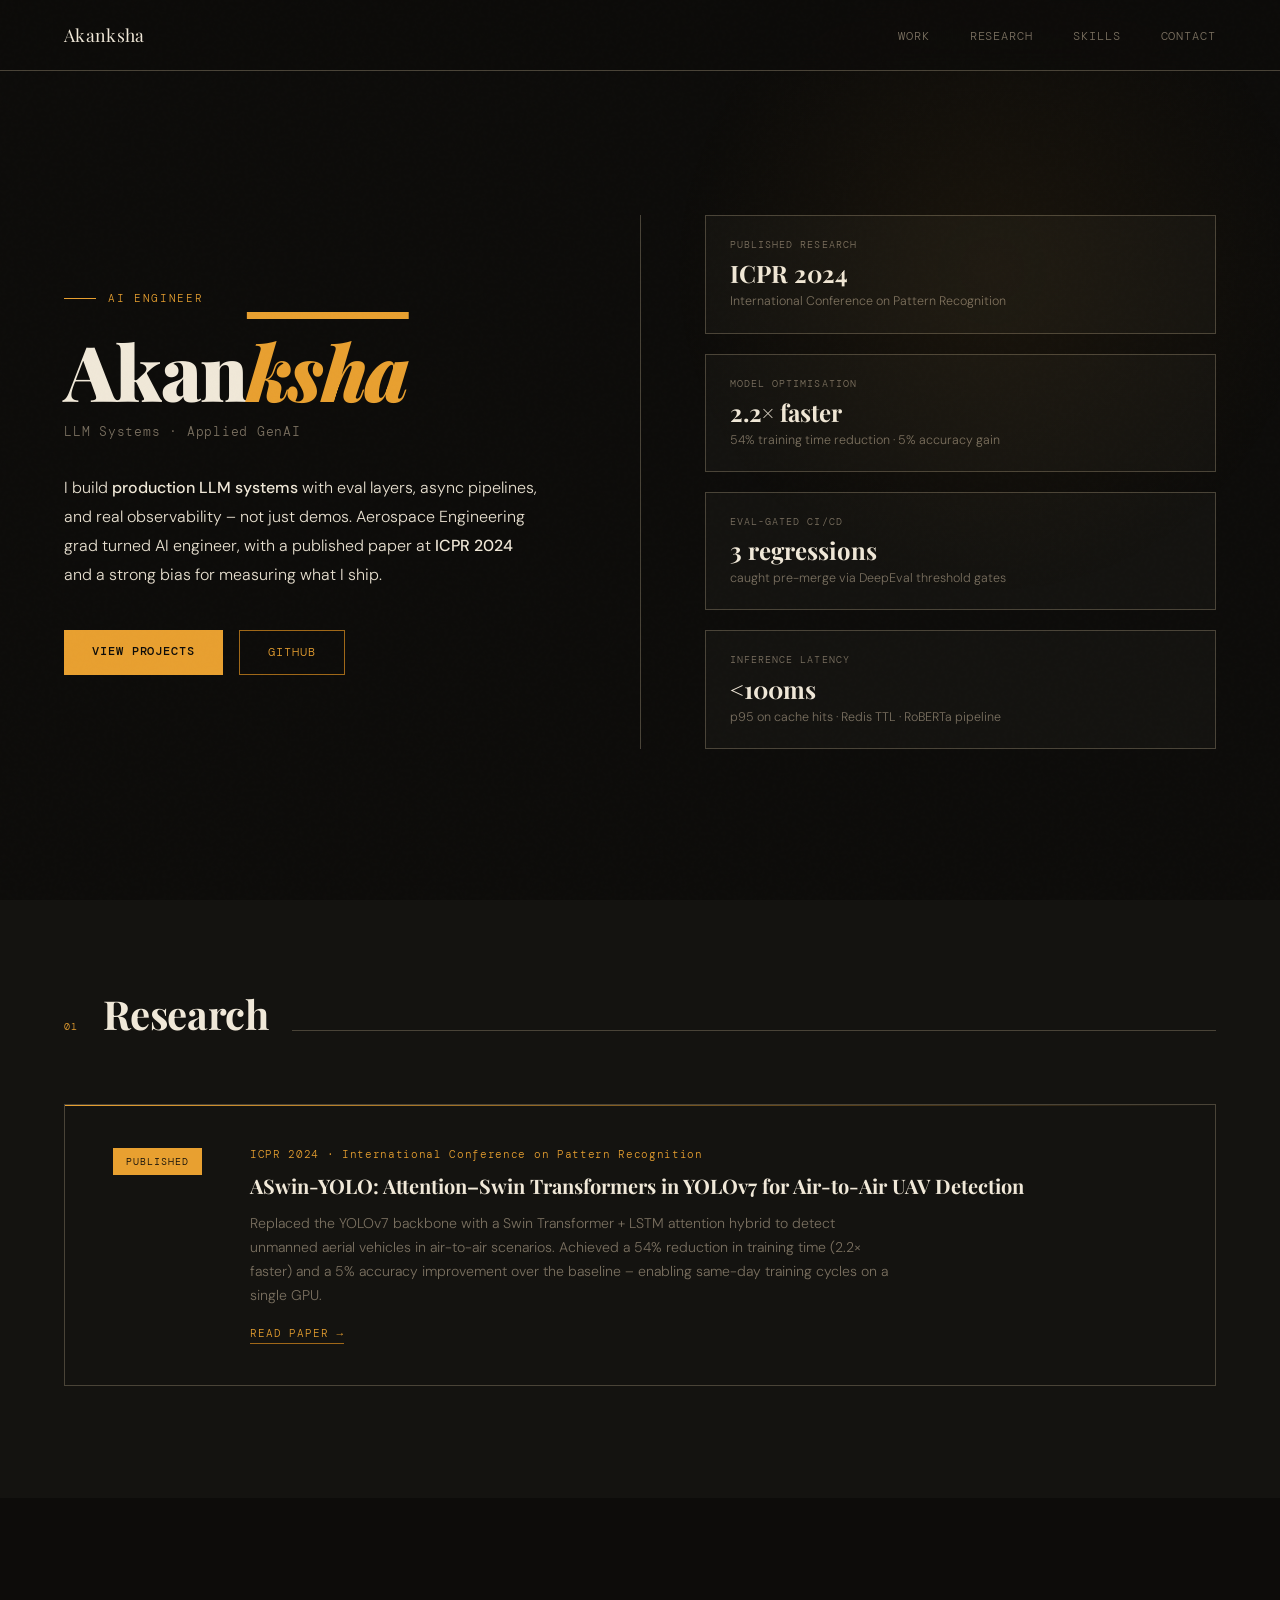
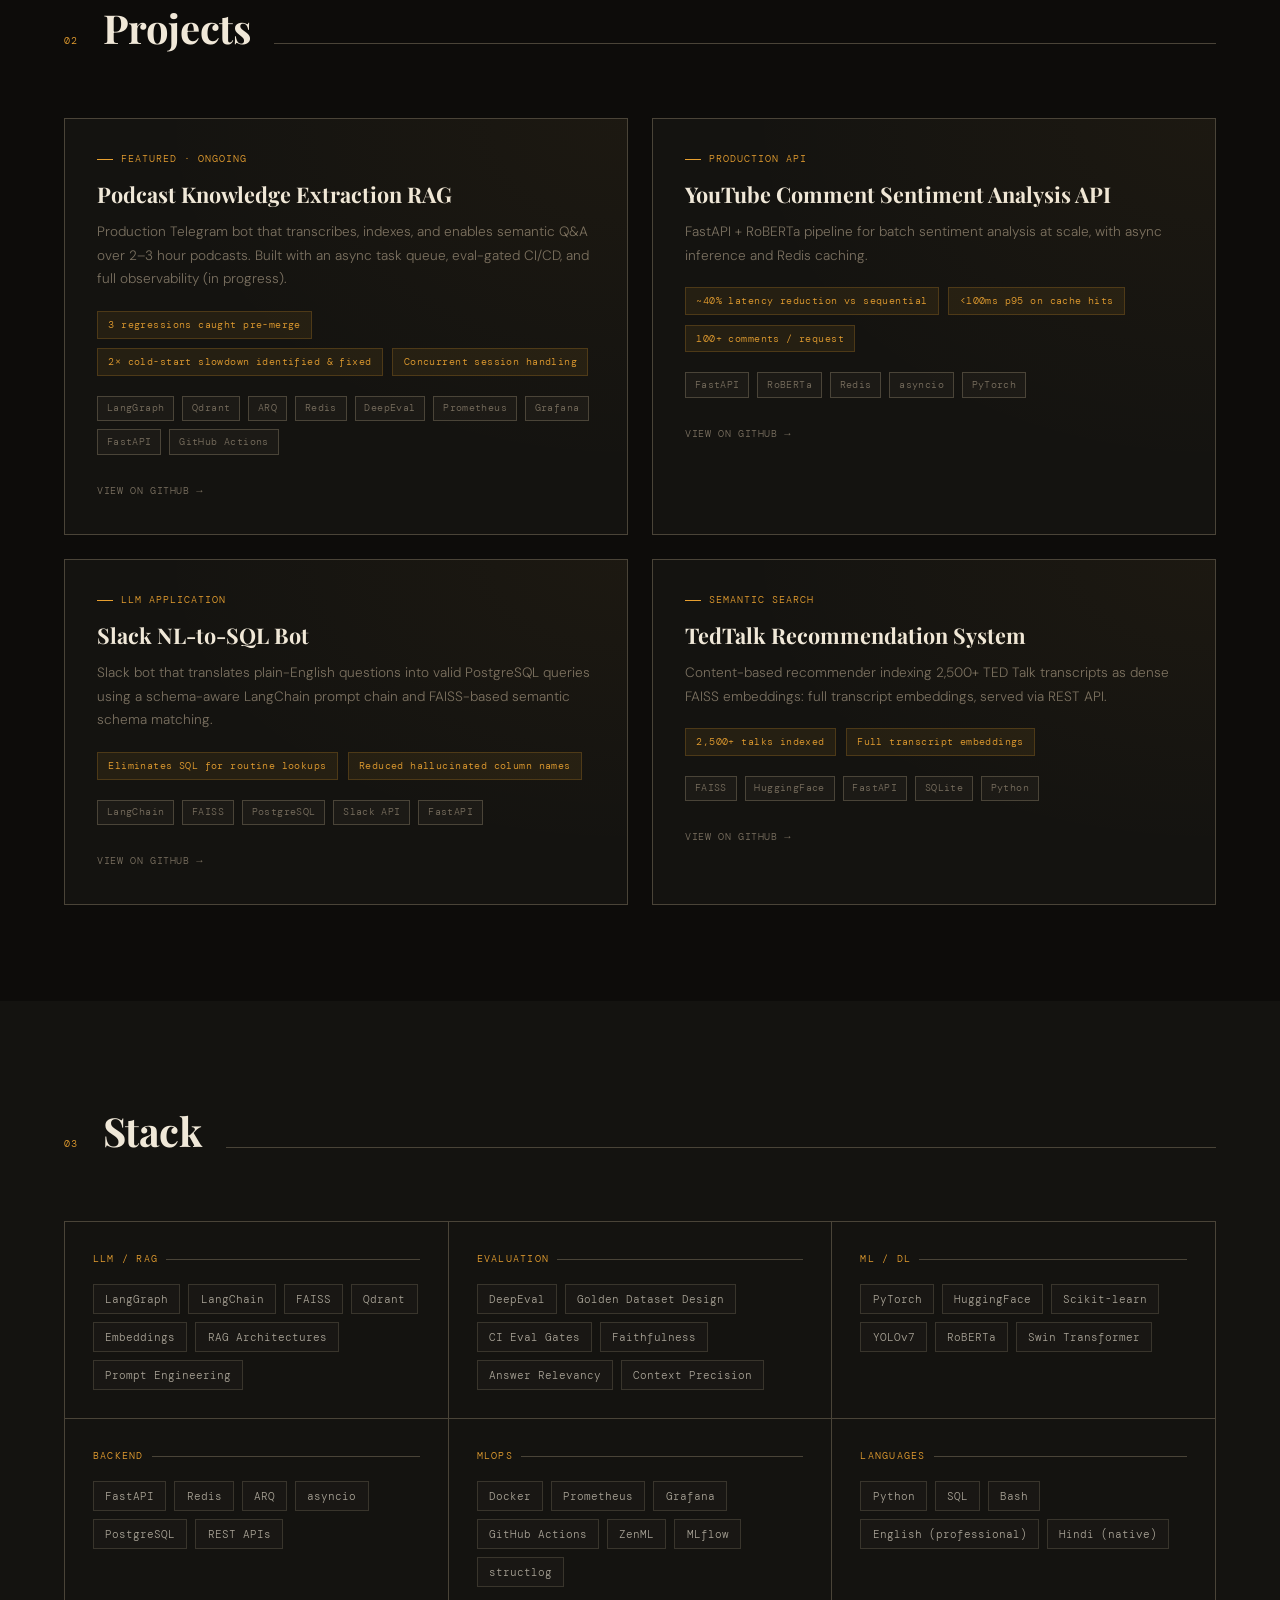
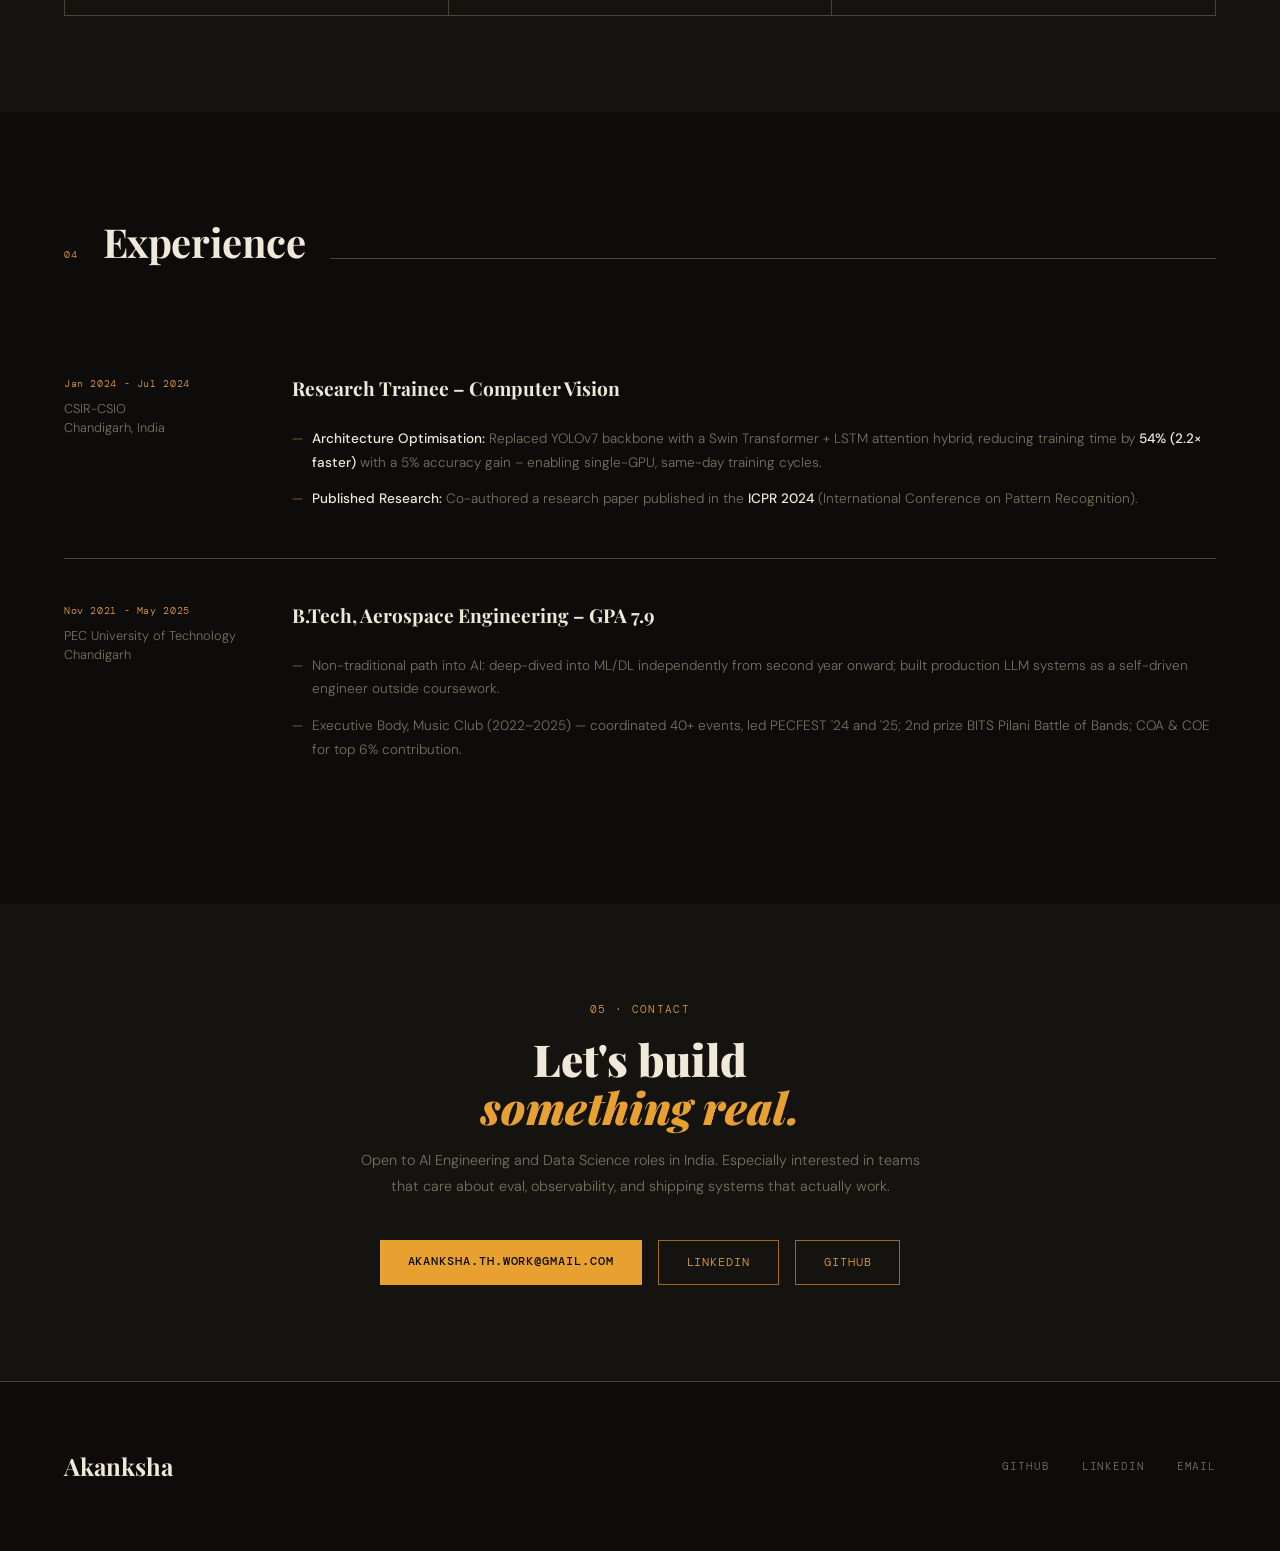
<file: index.html>
<!DOCTYPE html>
<html lang="en">
<head>
<meta charset="UTF-8"/>
<meta name="viewport" content="width=device-width, initial-scale=1.0"/>
<title>Akanksha – AI/ML Engineer</title>
<link rel="preconnect" href="https://fonts.googleapis.com"/>
<link rel="preconnect" href="https://fonts.gstatic.com" crossorigin/>
<link href="https://fonts.googleapis.com/css2?family=Playfair+Display:ital,wght@0,700;0,900;1,700&family=DM+Mono:wght@300;400;500&family=DM+Sans:wght@300;400;500&display=swap" rel="stylesheet"/>
<style>
  :root {
    --bg: #0d0c0a;
    --bg2: #141310;
    --bg3: #1c1a16;
    --amber: #e8a030;
    --amber-dim: #a06818;
    --amber-glow: rgba(232,160,48,0.08);
    --cream: #f0e8d8;
    --muted: #7a7060;
    --muted2: #4a4438;
    --text: #e8e0d0;
    --serif: 'Playfair Display', Georgia, serif;
    --mono: 'DM Mono', monospace;
    --sans: 'DM Sans', sans-serif;
  }

  *, *::before, *::after { box-sizing: border-box; margin: 0; padding: 0; }

  html { scroll-behavior: smooth; }

  body {
    background: var(--bg);
    color: var(--text);
    font-family: var(--sans);
    font-weight: 300;
    line-height: 1.7;
    overflow-x: hidden;
  }

  /* grain overlay */
  body::before {
    content: '';
    position: fixed;
    inset: 0;
    background-image: url("data:image/svg+xml,%3Csvg viewBox='0 0 256 256' xmlns='http://www.w3.org/2000/svg'%3E%3Cfilter id='noise'%3E%3CfeTurbulence type='fractalNoise' baseFrequency='0.9' numOctaves='4' stitchTiles='stitch'/%3E%3C/filter%3E%3Crect width='100%25' height='100%25' filter='url(%23noise)' opacity='0.04'/%3E%3C/svg%3E");
    pointer-events: none;
    z-index: 1000;
    opacity: 0.35;
  }

  /* NAV */
  nav {
    position: fixed;
    top: 0; left: 0; right: 0;
    z-index: 100;
    display: flex;
    align-items: center;
    justify-content: space-between;
    padding: 1.25rem 4rem;
    background: rgba(13,12,10,0.85);
    backdrop-filter: blur(12px);
    border-bottom: 0.5px solid var(--muted2);
  }

  .nav-logo {
    font-family: var(--serif);
    font-size: 1.1rem;
    color: var(--cream);
    text-decoration: none;
    letter-spacing: 0.02em;
  }

  .nav-links { display: flex; gap: 2.5rem; list-style: none; }
  .nav-links a {
    font-family: var(--mono);
    font-size: 0.72rem;
    color: var(--muted);
    text-decoration: none;
    letter-spacing: 0.08em;
    text-transform: uppercase;
    transition: color 0.2s;
  }
  .nav-links a:hover { color: var(--amber); }

  /* HERO */
  .hero {
    min-height: 100vh;
    display: grid;
    grid-template-columns: 1fr 1fr;
    align-items: center;
    padding: 8rem 4rem 4rem;
    position: relative;
    overflow: hidden;
  }

  .hero::after {
    content: '';
    position: absolute;
    top: -10%;
    right: -5%;
    width: 55%;
    height: 80%;
    background: radial-gradient(ellipse at center, rgba(232,160,48,0.06) 0%, transparent 65%);
    pointer-events: none;
  }

  .hero-left { padding-right: 4rem; }

  .hero-eyebrow {
    font-family: var(--mono);
    font-size: 0.7rem;
    color: var(--amber);
    letter-spacing: 0.15em;
    text-transform: uppercase;
    margin-bottom: 1.5rem;
    display: flex;
    align-items: center;
    gap: 0.75rem;
  }
  .hero-eyebrow::before {
    content: '';
    display: block;
    width: 2rem;
    height: 1px;
    background: var(--amber);
  }

  .hero-name {
    font-family: var(--serif);
    font-size: clamp(3.5rem, 6vw, 5.5rem);
    font-weight: 900;
    color: var(--cream);
    line-height: 1.0;
    margin-bottom: 0.25rem;
    letter-spacing: -0.02em;
  }

  .hero-name em {
    font-style: italic;
    text-decoration: overline;
    color: var(--amber);
  }

  .hero-title {
    font-family: var(--mono);
    font-size: 0.8rem;
    color: var(--muted);
    letter-spacing: 0.06em;
    margin-bottom: 2rem;
    padding-top: 0.5rem;
  }

  .hero-bio {
    font-size: 1rem;
    color: var(--text);
    opacity: 0.75;
    max-width: 480px;
    margin-bottom: 2.5rem;
    line-height: 1.8;
  }

  .hero-bio strong { color: var(--cream); font-weight: 500; opacity: 1; }

  .hero-actions { display: flex; gap: 1rem; flex-wrap: wrap; }

  .btn-primary {
    font-family: var(--mono);
    font-size: 0.72rem;
    letter-spacing: 0.08em;
    text-transform: uppercase;
    padding: 0.75rem 1.75rem;
    background: var(--amber);
    color: var(--bg);
    border: none;
    text-decoration: none;
    cursor: pointer;
    transition: all 0.2s;
    font-weight: 500;
  }
  .btn-primary:hover { background: var(--cream); }

  .btn-ghost {
    font-family: var(--mono);
    font-size: 0.72rem;
    letter-spacing: 0.08em;
    text-transform: uppercase;
    padding: 0.75rem 1.75rem;
    background: transparent;
    color: var(--amber);
    border: 0.5px solid var(--amber-dim);
    text-decoration: none;
    cursor: pointer;
    transition: all 0.2s;
  }
  .btn-ghost:hover { border-color: var(--amber); background: var(--amber-glow); }

  /* hero right: stat block */
  .hero-right {
    display: flex;
    flex-direction: column;
    gap: 1.25rem;
    border-left: 0.5px solid var(--muted2);
    padding-left: 4rem;
  }

  .stat-card {
    background: var(--bg2);
    border: 0.5px solid var(--muted2);
    padding: 1.25rem 1.5rem;
    position: relative;
    overflow: hidden;
    transition: border-color 0.2s;
  }
  .stat-card:hover { border-color: var(--amber-dim); }
  .stat-card::before {
    content: '';
    position: absolute;
    left: 0; top: 0; bottom: 0;
    width: 2px;
    background: var(--amber);
    opacity: 0;
    transition: opacity 0.2s;
  }
  .stat-card:hover::before { opacity: 1; }

  .stat-label {
    font-family: var(--mono);
    font-size: 0.65rem;
    color: var(--muted);
    letter-spacing: 0.1em;
    text-transform: uppercase;
    margin-bottom: 0.35rem;
  }
  .stat-value {
    font-family: var(--serif);
    font-size: 1.5rem;
    color: var(--cream);
    font-weight: 700;
    line-height: 1.2;
  }
  .stat-sub {
    font-size: 0.78rem;
    color: var(--muted);
    margin-top: 0.2rem;
  }

  /* SECTION SHARED */
  section { padding: 6rem 4rem; }

  .section-header {
    display: flex;
    align-items: baseline;
    gap: 1.5rem;
    margin-bottom: 3.5rem;
  }
  .section-num {
    font-family: var(--mono);
    font-size: 0.65rem;
    color: var(--amber);
    letter-spacing: 0.12em;
  }
  .section-title {
    font-family: var(--serif);
    font-size: 2.5rem;
    font-weight: 700;
    color: var(--cream);
    letter-spacing: -0.01em;
  }
  .section-line {
    flex: 1;
    height: 0.5px;
    background: var(--muted2);
    margin-bottom: 0.35rem;
  }

  /* PAPER SPOTLIGHT */
  .paper-spotlight {
    background: var(--bg2);
    border: 0.5px solid var(--muted2);
    padding: 2.5rem 3rem;
    display: grid;
    grid-template-columns: auto 1fr;
    gap: 3rem;
    align-items: start;
    position: relative;
    overflow: hidden;
    margin-bottom: 2rem;
  }
  .paper-spotlight::before {
    content: '';
    position: absolute;
    top: 0; left: 0; right: 0;
    height: 1px;
    background: linear-gradient(90deg, var(--amber), transparent);
  }
  .paper-badge {
    font-family: var(--mono);
    font-size: 0.65rem;
    letter-spacing: 0.1em;
    text-transform: uppercase;
    color: var(--bg);
    background: var(--amber);
    padding: 0.3rem 0.8rem;
    white-space: nowrap;
    margin-top: 0.2rem;
  }
  .paper-venue {
    font-family: var(--mono);
    font-size: 0.7rem;
    color: var(--amber);
    letter-spacing: 0.06em;
    margin-bottom: 0.5rem;
  }
  .paper-title {
    font-family: var(--serif);
    font-size: 1.25rem;
    color: var(--cream);
    font-weight: 700;
    margin-bottom: 0.75rem;
    line-height: 1.4;
  }
  .paper-desc {
    font-size: 0.88rem;
    color: var(--muted);
    line-height: 1.7;
    max-width: 640px;
  }
  .paper-link {
    display: inline-block;
    margin-top: 1rem;
    font-family: var(--mono);
    font-size: 0.68rem;
    color: var(--amber);
    text-decoration: none;
    letter-spacing: 0.08em;
    text-transform: uppercase;
    border-bottom: 0.5px solid var(--amber-dim);
    padding-bottom: 1px;
    transition: border-color 0.2s;
  }
  .paper-link:hover { border-color: var(--amber); }

  /* PROJECTS GRID */
  .projects-grid {
    display: grid;
    grid-template-columns: repeat(2, 1fr);
    gap: 1.5rem;
  }

  .project-card {
    background: var(--bg2);
    border: 0.5px solid var(--muted2);
    padding: 2rem;
    position: relative;
    overflow: hidden;
    transition: border-color 0.25s, transform 0.25s;
    text-decoration: none;
    display: block;
    cursor: pointer;
  }
  .project-card:hover {
    border-color: var(--amber-dim);
    transform: translateY(-2px);
  }
  .project-card::after {
    content: '';
    position: absolute;
    inset: 0;
    background: radial-gradient(ellipse at top right, rgba(232,160,48,0.04), transparent 60%);
    pointer-events: none;
  }

  .project-card.featured {
    grid-column: span 2;
    display: grid;
    grid-template-columns: 1fr 1fr;
    gap: 2rem;
    align-items: start;
  }

  .card-tag {
    font-family: var(--mono);
    font-size: 0.62rem;
    color: var(--amber);
    letter-spacing: 0.1em;
    text-transform: uppercase;
    margin-bottom: 0.75rem;
    display: flex;
    align-items: center;
    gap: 0.5rem;
  }
  .card-tag::before {
    content: '';
    width: 1rem;
    height: 1px;
    background: var(--amber);
  }

  .card-title {
    font-family: var(--serif);
    font-size: 1.35rem;
    color: var(--cream);
    font-weight: 700;
    margin-bottom: 0.75rem;
    line-height: 1.3;
  }

  .card-desc {
    font-size: 0.85rem;
    color: var(--muted);
    line-height: 1.75;
    margin-bottom: 1.25rem;
  }

  .card-metrics {
    display: flex;
    flex-wrap: wrap;
    gap: 0.6rem;
    margin-bottom: 1.25rem;
  }
  .metric {
    font-family: var(--mono);
    font-size: 0.65rem;
    color: var(--amber);
    background: rgba(232,160,48,0.08);
    border: 0.5px solid rgba(232,160,48,0.2);
    padding: 0.25rem 0.65rem;
    letter-spacing: 0.04em;
  }

  .card-stack {
    display: flex;
    flex-wrap: wrap;
    gap: 0.5rem;
    margin-bottom: 1.25rem;
  }
  .stack-tag {
    font-family: var(--mono);
    font-size: 0.62rem;
    color: var(--muted);
    background: var(--bg3);
    border: 0.5px solid var(--muted2);
    padding: 0.2rem 0.55rem;
    letter-spacing: 0.04em;
  }

  .card-link {
    font-family: var(--mono);
    font-size: 0.65rem;
    color: var(--muted);
    text-decoration: none;
    letter-spacing: 0.06em;
    text-transform: uppercase;
    display: inline-flex;
    align-items: center;
    gap: 0.4rem;
    transition: color 0.2s;
  }
  .card-link:hover { color: var(--amber); }
  .card-link::after { content: '→'; }

  /* featured card bullet list */
  .card-bullets { list-style: none; padding: 0; }
  .card-bullets li {
    font-size: 0.83rem;
    color: var(--muted);
    line-height: 1.75;
    padding: 0.5rem 0;
    border-bottom: 0.5px solid var(--muted2);
    display: grid;
    grid-template-columns: auto 1fr;
    gap: 0.75rem;
    align-items: start;
  }
  .card-bullets li:last-child { border-bottom: none; }
  .bullet-label {
    font-family: var(--mono);
    font-size: 0.65rem;
    color: var(--amber);
    letter-spacing: 0.06em;
    white-space: nowrap;
    padding-top: 0.15rem;
  }

  /* SKILLS */
  .skills-grid {
    display: grid;
    grid-template-columns: repeat(3, 1fr);
    gap: 1px;
    background: var(--muted2);
    border: 0.5px solid var(--muted2);
  }
  .skill-group {
    background: var(--bg2);
    padding: 1.75rem;
  }
  .skill-group-label {
    font-family: var(--mono);
    font-size: 0.65rem;
    color: var(--amber);
    letter-spacing: 0.12em;
    text-transform: uppercase;
    margin-bottom: 1rem;
    display: flex;
    align-items: center;
    gap: 0.5rem;
  }
  .skill-group-label::after {
    content: '';
    flex: 1;
    height: 0.5px;
    background: var(--muted2);
  }
  .skill-items { display: flex; flex-wrap: wrap; gap: 0.5rem; }
  .skill-item {
    font-family: var(--mono);
    font-size: 0.68rem;
    color: var(--text);
    opacity: 0.7;
    background: var(--bg3);
    border: 0.5px solid var(--muted2);
    padding: 0.3rem 0.7rem;
    transition: all 0.15s;
  }
  .skill-item:hover { opacity: 1; border-color: var(--amber-dim); color: var(--cream); }

  /* EXPERIENCE */
  .exp-entry {
    display: grid;
    grid-template-columns: 180px 1fr;
    gap: 3rem;
    padding: 2.5rem 0;
    border-bottom: 0.5px solid var(--muted2);
  }
  .exp-entry:first-child { padding-top: 0; }
  .exp-entry:last-child { border-bottom: none; }
  .exp-meta { padding-top: 0.2rem; }
  .exp-period {
    font-family: var(--mono);
    font-size: 0.65rem;
    color: var(--amber);
    letter-spacing: 0.06em;
    margin-bottom: 0.4rem;
  }
  .exp-org {
    font-size: 0.8rem;
    color: var(--muted);
    line-height: 1.5;
  }
  .exp-role {
    font-family: var(--serif);
    font-size: 1.2rem;
    color: var(--cream);
    font-weight: 700;
    margin-bottom: 1rem;
  }
  .exp-bullets { list-style: none; }
  .exp-bullets li {
    font-size: 0.85rem;
    color: var(--muted);
    line-height: 1.75;
    padding: 0.4rem 0 0.4rem 1.25rem;
    position: relative;
  }
  .exp-bullets li::before {
    content: '—';
    position: absolute;
    left: 0;
    color: var(--amber-dim);
  }
  .exp-bullets strong { color: var(--cream); font-weight: 500; }

  /* FOOTER */
  footer {
    padding: 4rem;
    border-top: 0.5px solid var(--muted2);
    display: flex;
    align-items: center;
    justify-content: space-between;
  }
  .footer-name {
    font-family: var(--serif);
    font-size: 1.5rem;
    color: var(--cream);
    font-weight: 700;
  }
  .footer-links { display: flex; gap: 2rem; }
  .footer-links a {
    font-family: var(--mono);
    font-size: 0.68rem;
    color: var(--muted);
    text-decoration: none;
    letter-spacing: 0.08em;
    text-transform: uppercase;
    transition: color 0.2s;
  }
  .footer-links a:hover { color: var(--amber); }

  /* ANIMATIONS */
  @keyframes fadeUp {
    from { opacity: 0; transform: translateY(24px); }
    to   { opacity: 1; transform: translateY(0); }
  }
  .fade-up { opacity: 0; animation: fadeUp 0.7s ease forwards; }
  .delay-1 { animation-delay: 0.1s; }
  .delay-2 { animation-delay: 0.25s; }
  .delay-3 { animation-delay: 0.4s; }
  .delay-4 { animation-delay: 0.55s; }
  .delay-5 { animation-delay: 0.7s; }

  /* RESPONSIVE */
  @media (max-width: 900px) {
    nav { padding: 1rem 1.5rem; }
    .nav-links { gap: 1.5rem; }
    .hero { grid-template-columns: 1fr; padding: 7rem 1.5rem 3rem; }
    .hero-left { padding-right: 0; margin-bottom: 3rem; }
    .hero-right { border-left: none; border-top: 0.5px solid var(--muted2); padding-left: 0; padding-top: 2rem; }
    section { padding: 4rem 1.5rem; }
    .projects-grid { grid-template-columns: 1fr; }
    .project-card.featured { grid-column: span 1; grid-template-columns: 1fr; }
    .skills-grid { grid-template-columns: 1fr; }
    .exp-entry { grid-template-columns: 1fr; gap: 0.75rem; }
    footer { flex-direction: column; gap: 1.5rem; padding: 2.5rem 1.5rem; }
    .paper-spotlight { grid-template-columns: 1fr; gap: 1rem; padding: 1.5rem; }
  }
</style>
</head>
<body>

<nav>
  <a href="#" class="nav-logo">Akanksha</a>
  <ul class="nav-links">
    <li><a href="#work">Work</a></li>
    <li><a href="#research">Research</a></li>
    <li><a href="#skills">Skills</a></li>
    <li><a href="#contact">Contact</a></li>
  </ul>
</nav>

<!-- HERO -->
<section class="hero" id="home">
  <div class="hero-left">
    <div class="hero-eyebrow fade-up delay-1">AI Engineer</div>
    <h1 class="hero-name fade-up delay-2">Akan<em>ksha</em></h1>
    <p class="hero-title fade-up delay-2">LLM Systems · Applied GenAI <!--· Eval-first Engineering --></p>
    <p class="hero-bio fade-up delay-3">
      I build <strong>production LLM systems</strong> with eval layers, async pipelines, and real observability – not just demos. Aerospace Engineering grad turned AI engineer, with a published paper at <strong>ICPR 2024</strong> and a strong bias for measuring what I ship.
    </p>
    <div class="hero-actions fade-up delay-4">
      <a href="#work" class="btn-primary">View Projects</a>
      <a href="https://github.com/akanksha-th" target="_blank" class="btn-ghost">GitHub</a>
    </div>
  </div>

  <div class="hero-right fade-up delay-3">
    <div class="stat-card">
      <div class="stat-label">Published Research</div>
      <div class="stat-value">ICPR 2024</div>
      <div class="stat-sub">International Conference on Pattern Recognition</div>
    </div>
    <div class="stat-card">
      <div class="stat-label">Model Optimisation</div>
      <div class="stat-value">2.2× faster</div>
      <div class="stat-sub">54% training time reduction · 5% accuracy gain</div>
    </div>
    <div class="stat-card">
      <div class="stat-label">Eval-gated CI/CD</div>
      <div class="stat-value">3 regressions</div>
      <div class="stat-sub">caught pre-merge via DeepEval threshold gates</div>
    </div>
    <div class="stat-card">
      <div class="stat-label">Inference Latency</div>
      <div class="stat-value">&lt;100ms</div>
      <div class="stat-sub">p95 on cache hits · Redis TTL · RoBERTa pipeline</div>
    </div>
  </div>
</section>

<!-- RESEARCH -->
<section id="research" style="background: var(--bg2); padding-top: 5rem; padding-bottom: 5rem;">
  <div class="section-header">
    <span class="section-num">01</span>
    <h2 class="section-title">Research</h2>
    <div class="section-line"></div>
  </div>

  <div class="paper-spotlight">
    <span class="paper-badge">Published</span>
    <div>
      <div class="paper-venue">ICPR 2024 · International Conference on Pattern Recognition</div>
      <div class="paper-title">ASwin-YOLO: Attention–Swin Transformers in YOLOv7 for Air-to-Air UAV Detection</div>
      <p class="paper-desc">
        Replaced the YOLOv7 backbone with a Swin Transformer + LSTM attention hybrid to detect unmanned aerial vehicles in air-to-air scenarios. Achieved a 54% reduction in training time (2.2× faster) and a 5% accuracy improvement over the baseline – enabling same-day training cycles on a single GPU.
      </p>
      <a href="https://link.springer.com/chapter/10.1007/978-3-031-78166-7_21" target="_blank" class="paper-link">Read Paper →</a>
    </div>
  </div>
</section>

<!-- PROJECTS -->
<section id="work">
  <div class="section-header">
    <span class="section-num">02</span>
    <h2 class="section-title">Projects</h2>
    <div class="section-line"></div>
  </div>

  <div class="projects-grid">

    <!-- FEATURED: Podcast RAG -->
    <!-- <div class="project-card featured"> -->
    <div class="project-card">
      <div>
        <div class="card-tag">Featured · Ongoing</div>
        <h3 class="card-title">Podcast Knowledge Extraction RAG</h3>
        <p class="card-desc">Production Telegram bot that transcribes, indexes, and enables semantic Q&A over 2–3 hour podcasts. Built with an async task queue, eval-gated CI/CD, and full observability (in progress).</p>
        <div class="card-metrics">
          <span class="metric">3 regressions caught pre-merge</span>
          <span class="metric">2× cold-start slowdown identified & fixed</span>
          <span class="metric">Concurrent session handling</span>
        </div>
        <div class="card-stack">
          <span class="stack-tag">LangGraph</span>
          <span class="stack-tag">Qdrant</span>
          <span class="stack-tag">ARQ</span>
          <span class="stack-tag">Redis</span>
          <span class="stack-tag">DeepEval</span>
          <span class="stack-tag">Prometheus</span>
          <span class="stack-tag">Grafana</span>
          <span class="stack-tag">FastAPI</span>
          <span class="stack-tag">GitHub Actions</span>
        </div>
        <a href="https://github.com/akanksha-th/podcast_fact_extractor_rag" target="_blank" class="card-link">View on GitHub</a>
      </div>
      <!-- <ul class="card-bullets">
        <li>
          <span class="bullet-label">Async Ingestion</span>
          <span>ARQ + Redis task queue processes podcast audio in the background, supporting concurrent sessions without blocking the bot interface.</span>
        </li>
        <li>
          <span class="bullet-label">Eval Layer</span>
          <span>DeepEval golden dataset across faithfulness, answer relevancy, and context precision. CI/CD merges gated on threshold scores — catching 3 prompt regressions pre-merge.</span>
        </li>
        <li>
          <span class="bullet-label">Observability</span>
          <span>Prometheus + Grafana expose p95 retrieval latency and query throughput. Identified and fixed a 2× slowdown in chunk embedding on cold start.</span>
        </li>
      </ul> -->
    </div>

    <!-- Sentiment API -->
    <div class="project-card">
      <div class="card-tag">Production API</div>
      <h3 class="card-title">YouTube Comment Sentiment Analysis API</h3>
      <p class="card-desc">FastAPI + RoBERTa pipeline for batch sentiment analysis at scale, with async inference and Redis caching.</p>
      <div class="card-metrics">
        <span class="metric">~40% latency reduction vs sequential</span>
        <span class="metric">&lt;100ms p95 on cache hits</span>
        <span class="metric">100+ comments / request</span>
      </div>
      <div class="card-stack">
        <span class="stack-tag">FastAPI</span>
        <span class="stack-tag">RoBERTa</span>
        <span class="stack-tag">Redis</span>
        <span class="stack-tag">asyncio</span>
        <span class="stack-tag">PyTorch</span>
      </div>
      <a href="https://github.com/akanksha-th" target="_blank" class="card-link">View on GitHub</a>
    </div>

    <!-- Slack NL-to-SQL -->
    <div class="project-card">
      <div class="card-tag">LLM Application</div>
      <h3 class="card-title">Slack NL-to-SQL Bot</h3>
      <p class="card-desc">Slack bot that translates plain-English questions into valid PostgreSQL queries using a schema-aware LangChain prompt chain and FAISS-based semantic schema matching.</p>
      <div class="card-metrics">
        <span class="metric">Eliminates SQL for routine lookups</span>
        <span class="metric">Reduced hallucinated column names</span>
      </div>
      <div class="card-stack">
        <span class="stack-tag">LangChain</span>
        <span class="stack-tag">FAISS</span>
        <span class="stack-tag">PostgreSQL</span>
        <span class="stack-tag">Slack API</span>
        <span class="stack-tag">FastAPI</span>
      </div>
      <a href="https://github.com/akanksha-th" target="_blank" class="card-link">View on GitHub</a>
    </div>

    <!-- TedTalk -->
    <div class="project-card">
      <div class="card-tag">Semantic Search</div>
      <h3 class="card-title">TedTalk Recommendation System</h3>
      <p class="card-desc">Content-based recommender indexing 2,500+ TED Talk transcripts as dense FAISS embeddings: full transcript embeddings, served via REST API.</p>
      <div class="card-metrics">
        <span class="metric">2,500+ talks indexed</span>
        <span class="metric">Full transcript embeddings</span>
      </div>
      <div class="card-stack">
        <span class="stack-tag">FAISS</span>
        <span class="stack-tag">HuggingFace</span>
        <span class="stack-tag">FastAPI</span>
        <span class="stack-tag">SQLite</span>
        <span class="stack-tag">Python</span>
      </div>
      <a href="https://github.com/akanksha-th/TedTalk-Recommendation-System" target="_blank" class="card-link">View on GitHub</a>
    </div>

  </div>
</section>

<!-- SKILLS -->
<section id="skills" style="background: var(--bg2);">
  <div class="section-header">
    <span class="section-num">03</span>
    <h2 class="section-title">Stack</h2>
    <div class="section-line"></div>
  </div>

  <div class="skills-grid">
    <div class="skill-group">
      <div class="skill-group-label">LLM / RAG</div>
      <div class="skill-items">
        <span class="skill-item">LangGraph</span>
        <span class="skill-item">LangChain</span>
        <span class="skill-item">FAISS</span>
        <span class="skill-item">Qdrant</span>
        <span class="skill-item">Embeddings</span>
        <span class="skill-item">RAG Architectures</span>
        <span class="skill-item">Prompt Engineering</span>
      </div>
    </div>
    <div class="skill-group">
      <div class="skill-group-label">Evaluation</div>
      <div class="skill-items">
        <span class="skill-item">DeepEval</span>
        <span class="skill-item">Golden Dataset Design</span>
        <span class="skill-item">CI Eval Gates</span>
        <span class="skill-item">Faithfulness</span>
        <span class="skill-item">Answer Relevancy</span>
        <span class="skill-item">Context Precision</span>
      </div>
    </div>
    <div class="skill-group">
      <div class="skill-group-label">ML / DL</div>
      <div class="skill-items">
        <span class="skill-item">PyTorch</span>
        <span class="skill-item">HuggingFace</span>
        <span class="skill-item">Scikit-learn</span>
        <span class="skill-item">YOLOv7</span>
        <span class="skill-item">RoBERTa</span>
        <span class="skill-item">Swin Transformer</span>
      </div>
    </div>
    <div class="skill-group">
      <div class="skill-group-label">Backend</div>
      <div class="skill-items">
        <span class="skill-item">FastAPI</span>
        <span class="skill-item">Redis</span>
        <span class="skill-item">ARQ</span>
        <span class="skill-item">asyncio</span>
        <span class="skill-item">PostgreSQL</span>
        <span class="skill-item">REST APIs</span>
      </div>
    </div>
    <div class="skill-group">
      <div class="skill-group-label">MLOps</div>
      <div class="skill-items">
        <span class="skill-item">Docker</span>
        <span class="skill-item">Prometheus</span>
        <span class="skill-item">Grafana</span>
        <span class="skill-item">GitHub Actions</span>
        <span class="skill-item">ZenML</span>
        <span class="skill-item">MLflow</span>
        <span class="skill-item">structlog</span>
      </div>
    </div>
    <div class="skill-group">
      <div class="skill-group-label">Languages</div>
      <div class="skill-items">
        <span class="skill-item">Python</span>
        <span class="skill-item">SQL</span>
        <span class="skill-item">Bash</span>
        <span class="skill-item">English (professional)</span>
        <span class="skill-item">Hindi (native)</span>
      </div>
    </div>
  </div>
</section>

<!-- EXPERIENCE -->
<section id="experience">
  <div class="section-header">
    <span class="section-num">04</span>
    <h2 class="section-title">Experience</h2>
    <div class="section-line"></div>
  </div>

  <div class="exp-entry">
    <div class="exp-meta">
      <div class="exp-period">Jan 2024 - Jul 2024</div>
      <div class="exp-org">CSIR-CSIO<br/>Chandigarh, India</div>
    </div>
    <div>
      <div class="exp-role">Research Trainee – Computer Vision</div>
      <ul class="exp-bullets">
        <li><strong>Architecture Optimisation:</strong> Replaced YOLOv7 backbone with a Swin Transformer + LSTM attention hybrid, reducing training time by <strong>54% (2.2× faster)</strong> with a 5% accuracy gain – enabling single-GPU, same-day training cycles.</li>
        <li><strong>Published Research:</strong> Co-authored a research paper published in the <strong>ICPR 2024</strong> (International Conference on Pattern Recognition).</li>
      </ul>
    </div>
  </div>

  <div class="exp-entry">
    <div class="exp-meta">
      <div class="exp-period">Nov 2021 - May 2025</div>
      <div class="exp-org">PEC University of Technology<br/>Chandigarh</div>
    </div>
    <div>
      <div class="exp-role">B.Tech, Aerospace Engineering – GPA 7.9</div>
      <ul class="exp-bullets">
        <li>Non-traditional path into AI: deep-dived into ML/DL independently from second year onward; built production LLM systems as a self-driven engineer outside coursework.</li>
        <li>Executive Body, Music Club (2022–2025) — coordinated 40+ events, led PECFEST '24 and '25; 2nd prize BITS Pilani Battle of Bands; COA & COE for top 6% contribution.</li>
      </ul>
    </div>
  </div>
</section>

<!-- CONTACT -->
<section id="contact" style="background: var(--bg2); text-align: center;">
  <div style="max-width: 560px; margin: 0 auto;">
    <div style="font-family: var(--mono); font-size: 0.7rem; color: var(--amber); letter-spacing: 0.12em; text-transform: uppercase; margin-bottom: 1rem;">05 · Contact</div>
    <h2 style="font-family: var(--serif); font-size: 2.75rem; color: var(--cream); font-weight: 900; margin-bottom: 1rem; line-height: 1.1;">Let's build<br/><em style="color: var(--amber);">something real.</em></h2>
    <p style="font-size: 0.9rem; color: var(--muted); margin-bottom: 2.5rem; line-height: 1.8;">Open to AI Engineering and Data Science roles in India. Especially interested in teams that care about eval, observability, and shipping systems that actually work.</p>
    <div style="display: flex; gap: 1rem; justify-content: center; flex-wrap: wrap;">
      <a href="mailto:akanksha.th.work@gmail.com" class="btn-primary">akanksha.th.work@gmail.com</a>
      <a href="https://linkedin.com/in/akanksha--thakur" target="_blank" class="btn-ghost">LinkedIn</a>
      <a href="https://github.com/akanksha-th" target="_blank" class="btn-ghost">GitHub</a>
    </div>
  </div>
</section>

<footer>
  <div class="footer-name">Akanksha</div>
  <div class="footer-links">
    <a href="https://github.com/akanksha-th" target="_blank">GitHub</a>
    <a href="https://linkedin.com/in/akanksha--thakur" target="_blank">LinkedIn</a>
    <a href="mailto:akanksha.th.work@gmail.com">Email</a>
  </div>
</footer>

</body>
</html>
</file>
